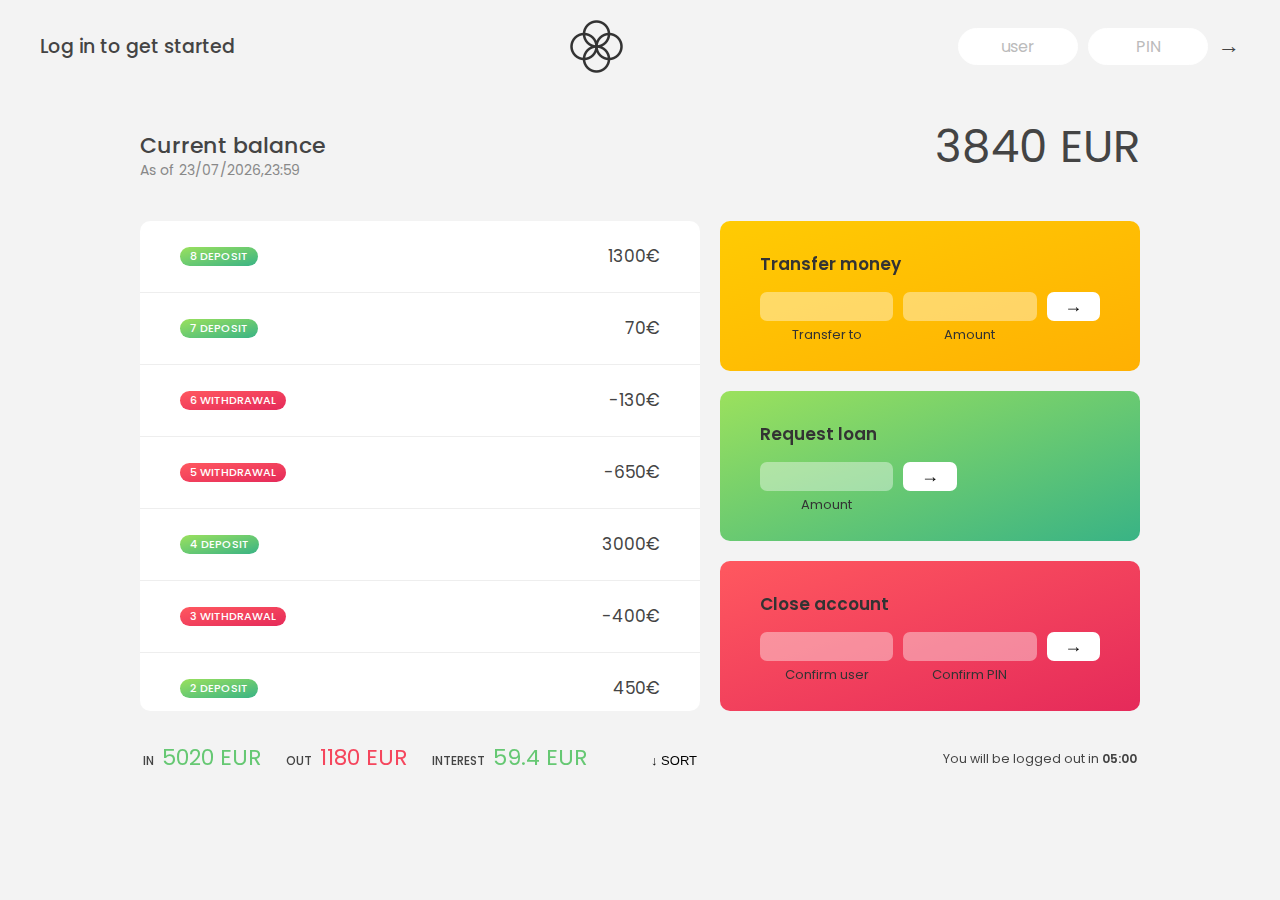
<file: Arrays-Bankist/index.html>
<!DOCTYPE html>
<html lang="en">
<head>
		<meta charset="UTF-8" />
		<meta name="viewport" content="width=device-width, initial-scale=1.0" />
		<meta http-equiv="X-UA-Compatible" content="ie=edge" />
		<link rel="shortcut icon" type="image/png" href="icon.png" />
		<link href="https://fonts.googleapis.com/css?family=Poppins:400,500,600&display=swap" rel="stylesheet"/>

		<link rel="stylesheet" href="style.css" />
		<title>Bankist</title>
</head>
<body>
<!-- TOP NAVIGATION -->
<nav>
		<p class="welcome">Log in to get started</p>
		<img src="logo.png" alt="Logo" class="logo" />
		<form class="login">
				<input
								type="text"
								placeholder="user"
								class="login__input login__input--user"
				/>
				<!-- In practice, use type="password" -->
				<input
								type="text"
								placeholder="PIN"
								maxlength="4"
								class="login__input login__input--pin"
				/>
				<button class="login__btn">&rarr;</button>
		</form>
</nav>

<main class="app">
		<!-- BALANCE -->
		<div class="balance">
				<div>
						<p class="balance__label">Current balance</p>
						<p class="balance__date">
								As of <span class="date">05/03/2037</span>
						</p>
				</div>
				<p class="balance__value">0000€</p>
		</div>

		<!-- MOVEMENTS -->
		<div class="movements">
				<div class="movements__row">
						<div class="movements__type movements__type--deposit">2 deposit</div>
						<div class="movements__date">3 days ago</div>
						<div class="movements__value">4 000€</div>
				</div>
				<div class="movements__row">
						<div class="movements__type movements__type--withdrawal">
								1 withdrawal
						</div>
						<div class="movements__date">24/01/2037</div>
						<div class="movements__value">-378€</div>
				</div>
		</div>

		<!-- SUMMARY -->
		<div class="summary">
				<p class="summary__label">In</p>
				<p class="summary__value summary__value--in">0000€</p>
				<p class="summary__label">Out</p>
				<p class="summary__value summary__value--out">0000€</p>
				<p class="summary__label">Interest</p>
				<p class="summary__value summary__value--interest">0000€</p>
				<button class="btn--sort">&downarrow; SORT</button>
		</div>

		<!-- OPERATION: TRANSFERS -->
		<div class="operation operation--transfer">
				<h2>Transfer money</h2>
				<form class="form form--transfer">
						<input type="text" class="form__input form__input--to" />
						<input type="number" class="form__input form__input--amount" />
						<button class="form__btn form__btn--transfer">&rarr;</button>
						<label class="form__label">Transfer to</label>
						<label class="form__label">Amount</label>
				</form>
		</div>

		<!-- OPERATION: LOAN -->
		<div class="operation operation--loan">
				<h2>Request loan</h2>
				<form class="form form--loan">
						<input type="number" class="form__input form__input--loan-amount" />
						<button class="form__btn form__btn--loan">&rarr;</button>
						<label class="form__label form__label--loan">Amount</label>
				</form>
		</div>

		<!-- OPERATION: CLOSE -->
		<div class="operation operation--close">
				<h2>Close account</h2>
				<form class="form form--close">
						<input type="text" class="form__input form__input--user" />
						<input
										type="password"
										maxlength="6"
										class="form__input form__input--pin"
						/>
						<button class="form__btn form__btn--close">&rarr;</button>
						<label class="form__label">Confirm user</label>
						<label class="form__label">Confirm PIN</label>
				</form>
		</div>

		<!-- LOGOUT TIMER -->
		<p class="logout-timer">
				You will be logged out in <span class="timer">05:00</span>
		</p>
</main>

<!-- <footer>
	&copy; by Jonas Schmedtmann. Don't claim as your own :)
</footer> -->

<script src="script.js"></script>
</body>
</html>
</file>
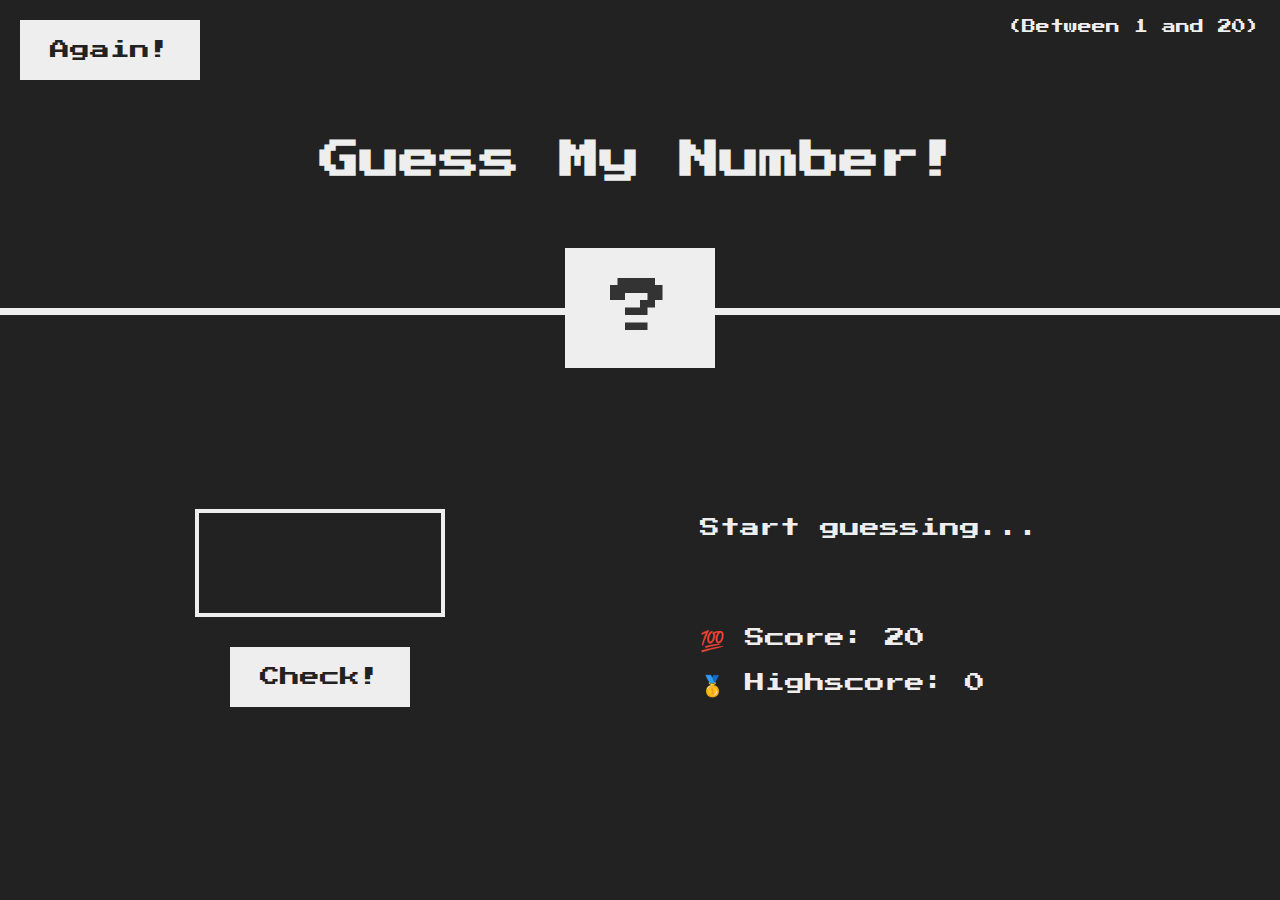
<file: Guess-my-number/index.html>
<!DOCTYPE html>
<html lang="en">
<head>
    <meta charset="UTF-8" />
    <meta name="viewport" content="width=device-width, initial-scale=1.0" />
    <meta http-equiv="X-UA-Compatible" content="ie=edge" />
    <link rel="stylesheet" href="style.css" />
    <title>Guess My Number!</title>
</head>
<body>
<header>
    <h1>Guess My Number!</h1>
    <p class="between">(Between 1 and 20)</p>
    <button class="btn again">Again!</button>
    <div class="number">?</div>
</header>
<main>
    <section class="left">
        <input type="number" class="guess" />
        <button class="btn check">Check!</button>
    </section>
    <section class="right">
        <p class="message">Start guessing...</p>
        <p class="label-score">💯 Score: <span class="score">20</span></p>
        <p class="label-highscore">
            🥇 Highscore: <span class="highscore">0</span>
        </p>
    </section>
</main>
<script src="script.js"></script>
</body>
</html>
</file>
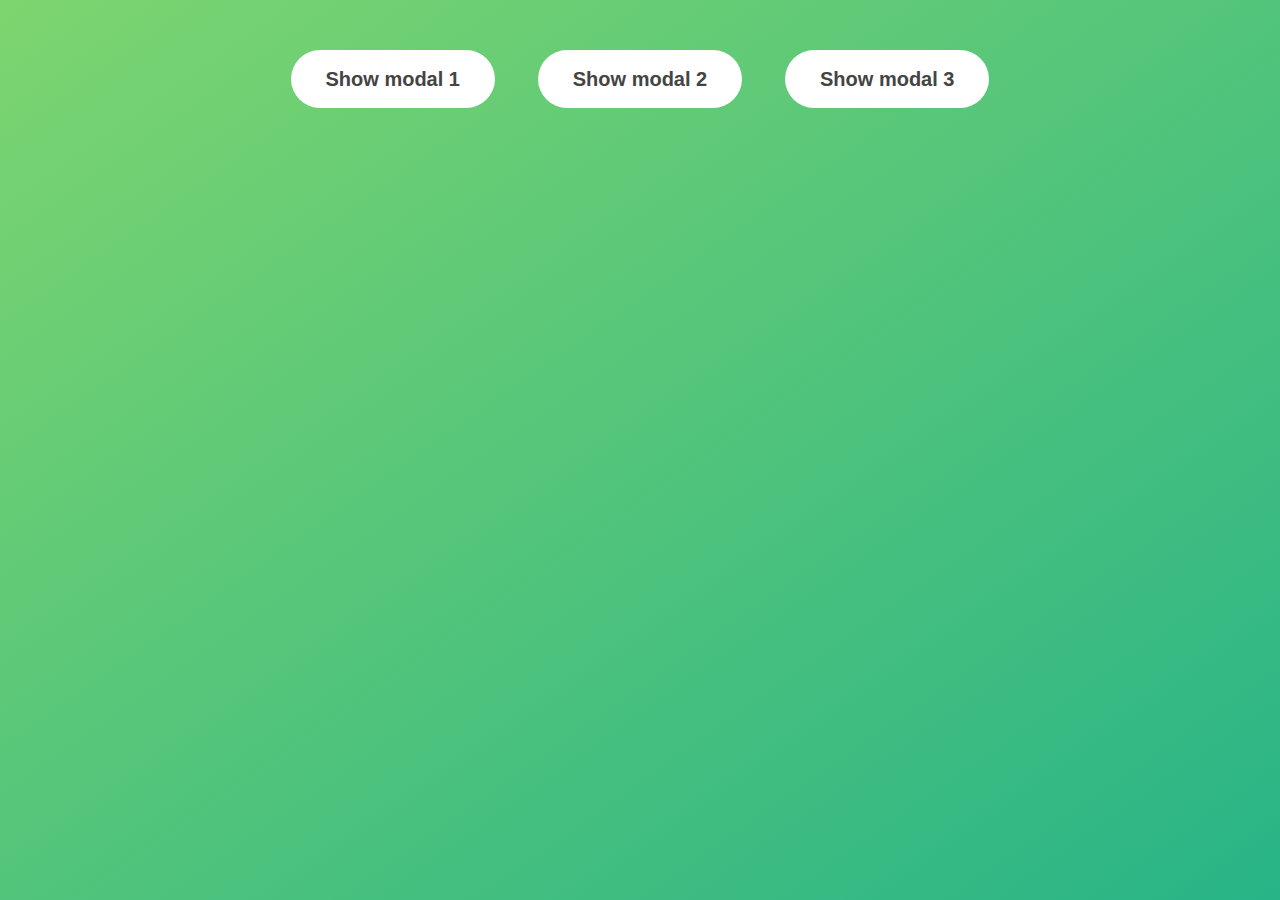
<file: Modal/index.html>
<!DOCTYPE html>
<html lang="en">
<head>
		<meta charset="UTF-8">
		<meta name="viewport" content="width=device-width, initial-scale=1.0"/>
		<link rel="stylesheet" href="./style.css">
		<title>Modal windows</title>
</head>
<body>

<div>
		<button class="show-modal">Show modal 1</button>
		<button class="show-modal">Show modal 2</button>
		<button class="show-modal">Show modal 3</button>

		<div class="modal hidden">
				<button class="close-modal">&times;</button>
				<h1> I'm a modal window </h1>
				<p>
						Lorem ipsum dolor sit amet, consectetur adipisicing elit. Adipisci aliquam at cumque dignissimos dolore
						dolores ducimus eaque esse, est eum eveniet facere facilis fugiat harum hic ipsum laudantium minus modi
						molestias nemo numquam officia omnis, perferendis quidem quisquam quod quos rem repellendus sapiente sequi
						soluta, tempore vitae voluptatem. Alias beatae consequatur labore quaerat ut. Amet consectetur dolore
						ducimus eius est ex excepturi expedita id iste, iusto maiores modi mollitia nemo odit, optio recusandae
						repellat repellendus saepe sapiente sint tenetur totam ullam vero. Cupiditate deleniti dolores, eveniet

				</p>
		</div>
		<div class="overlay hidden"></div>
</div>

	<script src="script.js"></script>
</body>
</html>
</file>
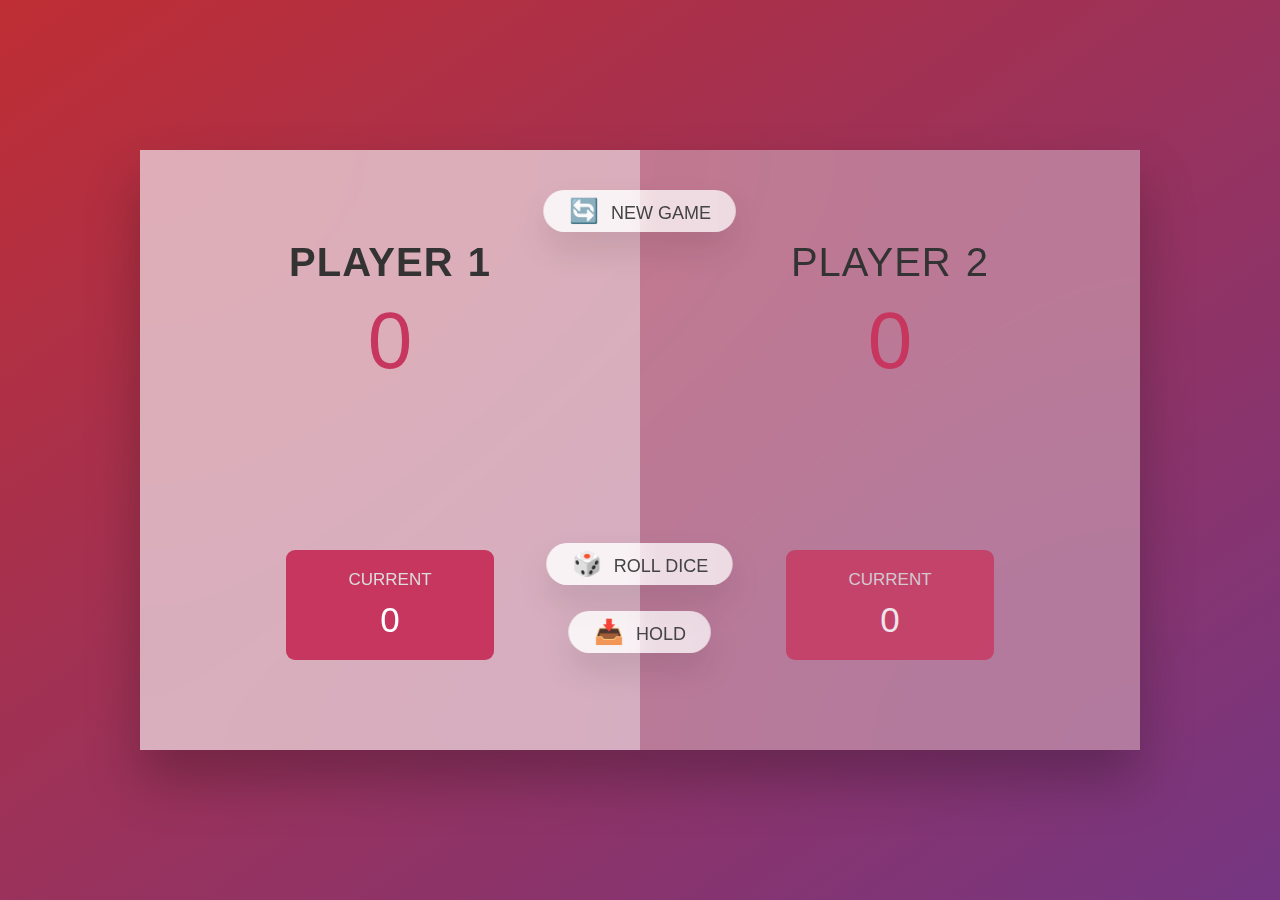
<file: Pig-Game/index.html>
<!DOCTYPE html>
<html lang="en">
<head>
		<meta charset="UTF-8" />
		<meta name="viewport" content="width=device-width, initial-scale=1.0" />
		<meta http-equiv="X-UA-Compatible" content="ie=edge" />
		<link rel="stylesheet" href="style.css" />
		<title>Pig Game</title>
</head>
<body>
<main>
		<section class="player player--0 player--active">
				<h2 class="name" id="name--0">Player 1</h2>
				<p class="score" id="score--0">43</p>
				<div class="current">
						<p class="current-label">Current</p>
						<p class="current-score" id="current--0">0</p>
				</div>
		</section>
		<section class="player player--1">
				<h2 class="name" id="name--1">Player 2</h2>
				<p class="score" id="score--1">24</p>
				<div class="current">
						<p class="current-label">Current</p>
						<p class="current-score" id="current--1">0</p>
				</div>
		</section>

		<img src="pictures/dice-5.png" alt="Playing dice" class="dice" />
		<button class="btn btn--new">🔄 New game</button>
		<button class="btn btn--roll">🎲 Roll dice</button>
		<button class="btn btn--hold">📥 Hold</button>
</main>
<script src="script.js"></script>
</body>
</html>
</file>
<file: Arrays-Bankist/style.css>
* {
    margin: 0;
    padding: 0;
    box-sizing: inherit;
}

html {
    font-size: 62.5%;
    box-sizing: border-box;
}

body {
    font-family: "Poppins", sans-serif;
    color: #444;
    background-color: #f3f3f3;
    height: 100vh;
    padding: 2rem;
}

nav {
    display: flex;
    justify-content: space-between;
    align-items: center;
    padding: 0 2rem;
}

.welcome {
    font-size: 1.9rem;
    font-weight: 500;
}

.logo {
    height: 5.25rem;
}

.login {
    display: flex;
}

.login__input {
    border: none;
    padding: 0.5rem 2rem;
    font-size: 1.6rem;
    font-family: inherit;
    text-align: center;
    width: 12rem;
    border-radius: 10rem;
    margin-right: 1rem;
    color: inherit;
    border: 1px solid #fff;
    transition: all 0.3s;
}

.login__input:focus {
    outline: none;
    border: 1px solid #ccc;
}

.login__input::placeholder {
    color: #bbb;
}

.login__btn {
    border: none;
    background: none;
    font-size: 2.2rem;
    color: inherit;
    cursor: pointer;
    transition: all 0.3s;
}

.login__btn:hover,
.login__btn:focus,
.btn--sort:hover,
.btn--sort:focus {
    outline: none;
    color: #777;
}

/* MAIN */
.app {
    position: relative;
    max-width: 100rem;
    margin: 4rem auto;
    display: grid;
    grid-template-columns: 4fr 3fr;
    grid-template-rows: auto repeat(3, 15rem) auto;
    gap: 2rem;

    /* NOTE This creates the fade in/out anumation */
    opacity: 0;
    transition: all 1s;
}

.balance {
    grid-column: 1 / span 2;
    display: flex;
    align-items: flex-end;
    justify-content: space-between;
    margin-bottom: 2rem;
}

.balance__label {
    font-size: 2.2rem;
    font-weight: 500;
    margin-bottom: -0.2rem;
}

.balance__date {
    font-size: 1.4rem;
    color: #888;
}

.balance__value {
    font-size: 4.5rem;
    font-weight: 400;
}

/* MOVEMENTS */
.movements {
    grid-row: 2 / span 3;
    background-color: #fff;
    border-radius: 1rem;
    overflow: scroll;
}

.movements__row {
    padding: 2.25rem 4rem;
    display: flex;
    align-items: center;
    border-bottom: 1px solid #eee;
}

.movements__type {
    font-size: 1.1rem;
    text-transform: uppercase;
    font-weight: 500;
    color: #fff;
    padding: 0.1rem 1rem;
    border-radius: 10rem;
    margin-right: 2rem;
}

.movements__date {
    font-size: 1.1rem;
    text-transform: uppercase;
    font-weight: 500;
    color: #666;
}

.movements__type--deposit {
    background-image: linear-gradient(to top left, #39b385, #9be15d);
}

.movements__type--withdrawal {
    background-image: linear-gradient(to top left, #e52a5a, #ff585f);
}

.movements__value {
    font-size: 1.7rem;
    margin-left: auto;
}

/* SUMMARY */
.summary {
    grid-row: 5 / 6;
    display: flex;
    align-items: baseline;
    padding: 0 0.3rem;
    margin-top: 1rem;
}

.summary__label {
    font-size: 1.2rem;
    font-weight: 500;
    text-transform: uppercase;
    margin-right: 0.8rem;
}

.summary__value {
    font-size: 2.2rem;
    margin-right: 2.5rem;
}

.summary__value--in,
.summary__value--interest {
    color: #66c873;
}

.summary__value--out {
    color: #f5465d;
}

.btn--sort {
    margin-left: auto;
    border: none;
    background: none;
    font-size: 1.3rem;
    font-weight: 500;
    cursor: pointer;
}

/* OPERATIONS */
.operation {
    border-radius: 1rem;
    padding: 3rem 4rem;
    color: #333;
}

.operation--transfer {
    background-image: linear-gradient(to top left, #ffb003, #ffcb03);
}

.operation--loan {
    background-image: linear-gradient(to top left, #39b385, #9be15d);
}

.operation--close {
    background-image: linear-gradient(to top left, #e52a5a, #ff585f);
}

h2 {
    margin-bottom: 1.5rem;
    font-size: 1.7rem;
    font-weight: 600;
    color: #333;
}

.form {
    display: grid;
    grid-template-columns: 2.5fr 2.5fr 1fr;
    grid-template-rows: auto auto;
    gap: 0.4rem 1rem;
}

/* Exceptions for interst */
.form.form--loan {
    grid-template-columns: 2.5fr 1fr 2.5fr;
}
.form__label--loan {
    grid-row: 2;
}
/* End exceptions */

.form__input {
    width: 100%;
    border: none;
    background-color: rgba(255, 255, 255, 0.4);
    font-family: inherit;
    font-size: 1.5rem;
    text-align: center;
    color: #333;
    padding: 0.3rem 1rem;
    border-radius: 0.7rem;
    transition: all 0.3s;
}

.form__input:focus {
    outline: none;
    background-color: rgba(255, 255, 255, 0.6);
}

.form__label {
    font-size: 1.3rem;
    text-align: center;
}

.form__btn {
    border: none;
    border-radius: 0.7rem;
    font-size: 1.8rem;
    background-color: #fff;
    cursor: pointer;
    transition: all 0.3s;
}

.form__btn:focus {
    outline: none;
    background-color: rgba(255, 255, 255, 0.8);
}

.logout-timer {
    padding: 0 0.3rem;
    margin-top: 1.9rem;
    text-align: right;
    font-size: 1.25rem;
}

.timer {
    font-weight: 600;
}
</file>
<file: Guess-my-number/style.css>
@import url('https://fonts.googleapis.com/css?family=Press+Start+2P&display=swap');

* {
    margin: 0;
    padding: 0;
    box-sizing: inherit;
}

html {
    font-size: 62.5%;
    box-sizing: border-box;
}

body {
    font-family: 'Press Start 2P', sans-serif;
    color: #eee;
    background-color: #222;
    /* background-color: #60b347; */
}

/* LAYOUT */
header {
    position: relative;
    height: 35vh;
    border-bottom: 7px solid #eee;
}

main {
    height: 65vh;
    color: #eee;
    display: flex;
    align-items: center;
    justify-content: space-around;
}

.left {
    width: 52rem;
    display: flex;
    flex-direction: column;
    align-items: center;
}

.right {
    width: 52rem;
    font-size: 2rem;
}

/* ELEMENTS STYLE */
h1 {
    font-size: 4rem;
    text-align: center;
    position: absolute;
    width: 100%;
    top: 52%;
    left: 50%;
    transform: translate(-50%, -50%);
}

.number {
    background: #eee;
    color: #333;
    font-size: 6rem;
    width: 15rem;
    padding: 3rem 0;
    text-align: center;
    position: absolute;
    bottom: 0;
    left: 50%;
    transform: translate(-50%, 50%);
}

.between {
    font-size: 1.4rem;
    position: absolute;
    top: 2rem;
    right: 2rem;
}

.again {
    position: absolute;
    top: 2rem;
    left: 2rem;
}

.guess {
    background: none;
    border: 4px solid #eee;
    font-family: inherit;
    color: inherit;
    font-size: 5rem;
    padding: 2.5rem;
    width: 25rem;
    text-align: center;
    display: block;
    margin-bottom: 3rem;
}

.btn {
    border: none;
    background-color: #eee;
    color: #222;
    font-size: 2rem;
    font-family: inherit;
    padding: 2rem 3rem;
    cursor: pointer;
}

.btn:hover {
    background-color: #ccc;
}

.message {
    margin-bottom: 8rem;
    height: 3rem;
}

.label-score {
    margin-bottom: 2rem;
}
</file>
<file: Modal/style.css>
*{
    margin: 0;
    padding: 0;
    box-sizing: border-box;
}
html{
    font-size: 62.5%;
    box-sizing: border-box;
}
body{
    font-family: sans-serif;
    color: #333;
    line-height: 1.5;
    height: 100vh;
    position: relative;
    display: flex;
    align-items:flex-start;
    justify-content: center;
    background: linear-gradient(to top left,#28b487,#7dd56f);
}
.show-modal{
    font-size: 2rem;
    font-weight: 600;
    padding: 1.75rem 3.5rem;
    margin: 5rem 2rem;
    border: none;
    background-color: #fff;
    color: #444;
    border-radius: 10rem;
    cursor:pointer;
}
.close-modal{
    position: absolute;
    top: 1.2rem;
    right: 2rem;
    font-size: 5rem;
    color: #333;
    cursor: pointer;
    border: none;
    background:none;
}
h1{
    font-size: 2.5rem;
    margin-bottom: 2rem;

}
p{
    font-size: 1.8rem;

}
/* -----------------------------------*/
/* CLASSES TO MAKE MODAL WORK*/
.hidden{
    display: none;
}
.modal{
    position: absolute;
    top: 50%;
    left: 50%;
    transform: translate(-50%,-50%);
    width: 70%;

    background-color: white;
    padding: 6rem;
    border-radius: 5px;
    box-shadow: 0 3rem 5rem rgba(0,0,0,0.3);
    z-index: 10;
}
.overlay{
    position: absolute;
    top: 0;
    left: 0;
    width: 100%;
    height: 100%;
    background-color: rgba(0,0,0,0.6);
    backdrop-filter: blur(3px);
    z-index: 5;
}
</file>
<file: Pig-Game/style.css>
*{
    margin: 0;
    padding: 0;
    box-sizing: border-box;
}

html{
    font-size: 62.5%;
    box-sizing: border-box;
    background-color: aqua;
}
body{
    font-family: 'Nunita',sans-serif;
    font-weight: 400;
    height: 100vh;
    color: #333;
    background-image: linear-gradient(to top left,#753682 0%,#bf2e34 100%);
    display: flex;
    align-items: center;
    justify-content: center;
}

/* LAYOUT */
main{
    position: relative;
    width: 100rem;
    height: 60rem;
    background-color: rgba(255,255,255,0.35);
    backdrop-filter: blur(200px);
    filter: blur();
    box-shadow: 0 3rem 5rem rgba(0,0,0,0.25);
    overflow: hidden;
    display: flex;
}
.player{
    flex: 50%;
    padding: 9rem;
    display: flex;
    flex-direction: column;
    align-items: center;
    transition: all 0.75s;
}

/* EELMENTS */
.name{
    position: relative;
    font-size:4rem;
    text-transform: uppercase;
    letter-spacing: 1px;
    word-spacing: 2px;
    font-weight: 300;
    margin-bottom: 1rem;
}
.score{
    font-size: 8rem;
    font-weight: 300;
    color: #c7365f;
    margin-bottom: auto;
}
.player--active{
    background-color: rgba(255,255,255,0.4);
}
.player--active .name{
    font-weight: 700;
}
.player--active .score{
    font-weight: 400;
}
.player--active .current{
    opacity: 1;
}
.current{
    background-color: #c7365f;
    opacity: 0.8;
    border-radius: 9px;
    color: #fff;
    width: 65%;
    padding: 2rem;
    text-align: center;
    transition: all 0.75s;
}
.current-label{
    text-transform: uppercase;
    margin-bottom: 1rem;
    font-size: 1.7rem;
    color:#ddd;
}
.current-score{
    font-size: 3.5rem;
}

/* ABSOLUTE POSITIONED ELEMENTS */
.btn{
    position: absolute;
    left: 50%;
    transform: translateX(-50%);
    color: #444;
    background: none;
    border: none;
    font-family: inherit;
    font-size: 1.8rem;
    text-transform: uppercase;
    cursor:pointer;
    font-weight: 400;
    transition: all 0.2s;

    background-color: white;
    background-color: rgba(255,255,255,0.6);
    backdrop-filter: blur(10px);

    padding: 0.7rem 2.5rem;
    border-radius: 50rem;
    box-shadow: 0 1.75rem 3.5rem rgba(0,0,0,0.1);
}

.btn:first-letter{
    font-size: 2.4rem;
    display: inline-block;
    margin-right: 0.7rem;
}
.btn--new{
    top: 4rem;
}
.btn--roll{
    top: 39.3rem;
}
.btn--hold{
    top: 46.1rem;
}
.btn:active{
    transform: translate(-50%,3px);
    box-shadow: 0 1rem 2rem rgba(0,0,0,0.15);
}
.btn:focus{
    outline: none;
}
.dice{
    position: absolute;
    left: 50%;
    top: 16.5rem;
    transform: translateX(-50%);
    height: 10rem;
    box-shadow: 0 2rem 5rem rgba(0,0,0,0.2);
}
.player--winner{
    background-color: #2f2f2f;
}
.player--winner .name{
    font-weight: 700;
    color: #c7365f;
}
.hidden{
    display: none;
}
</file>
